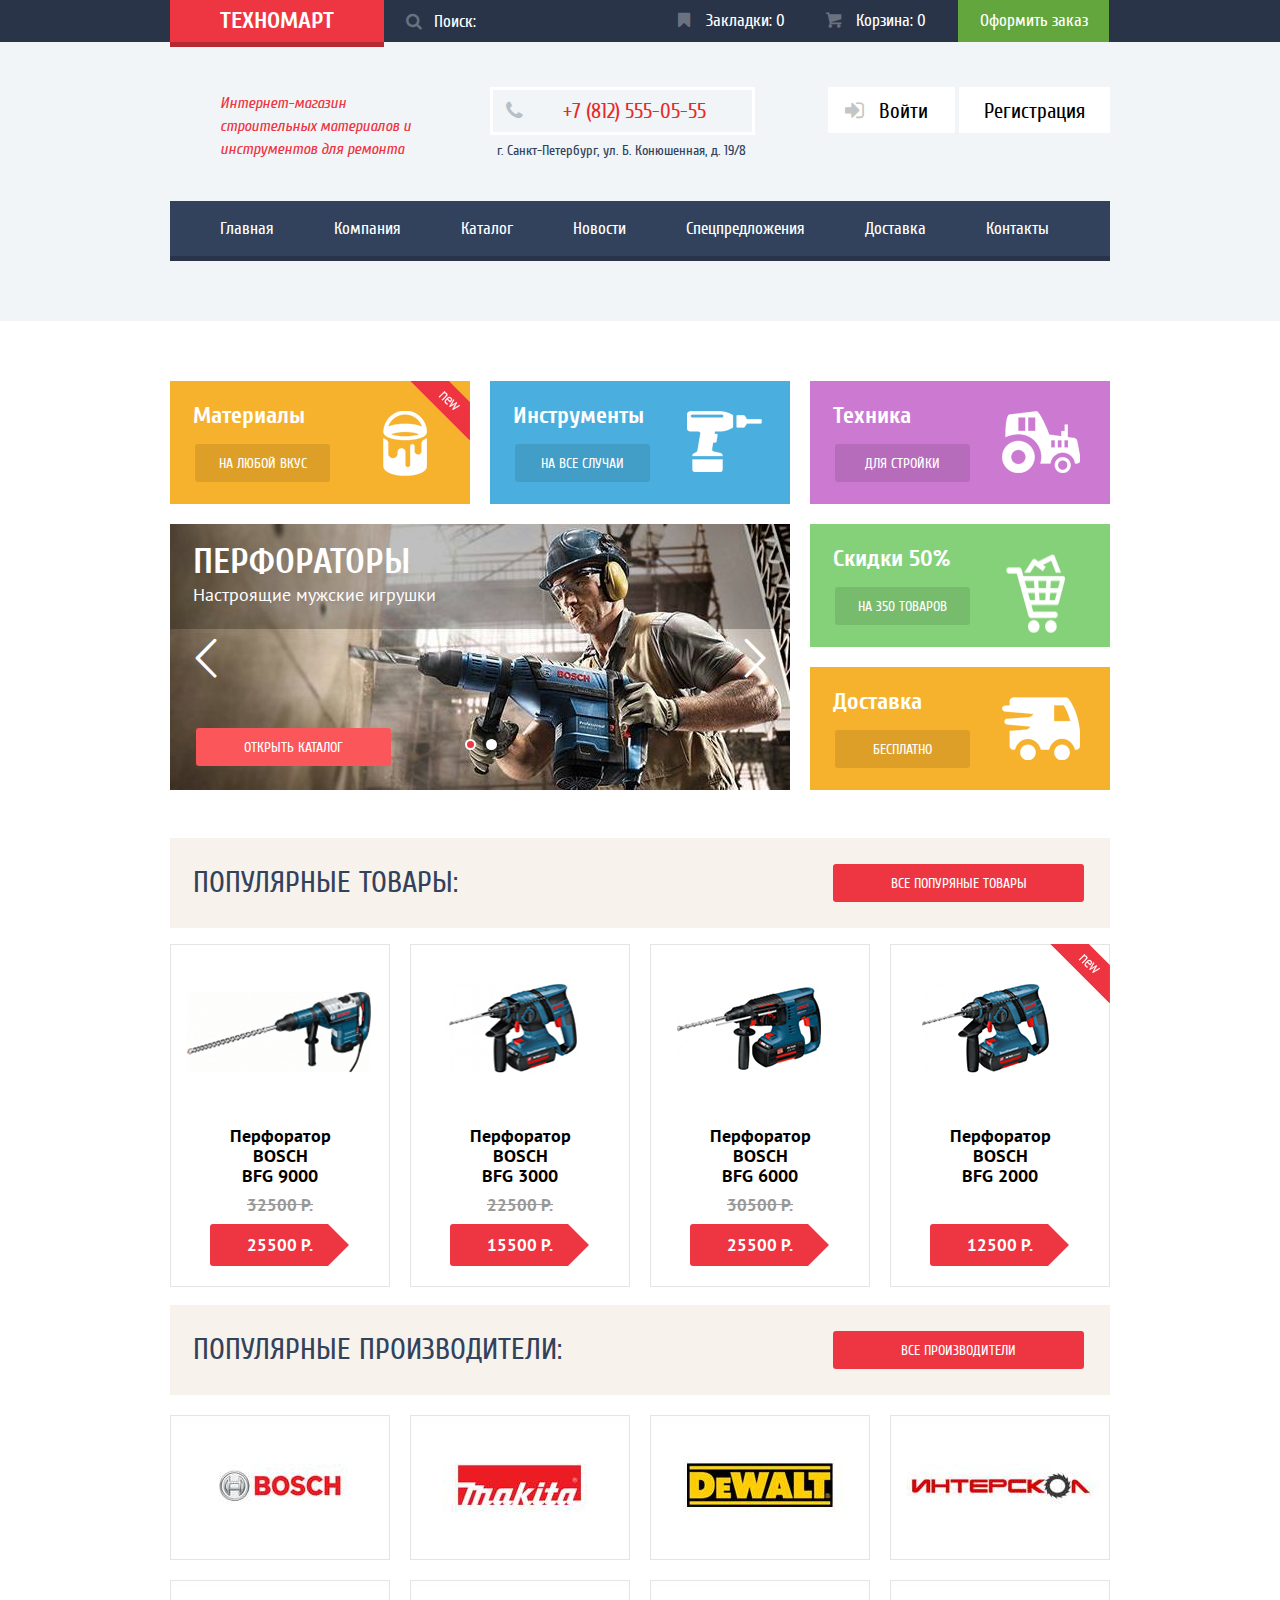
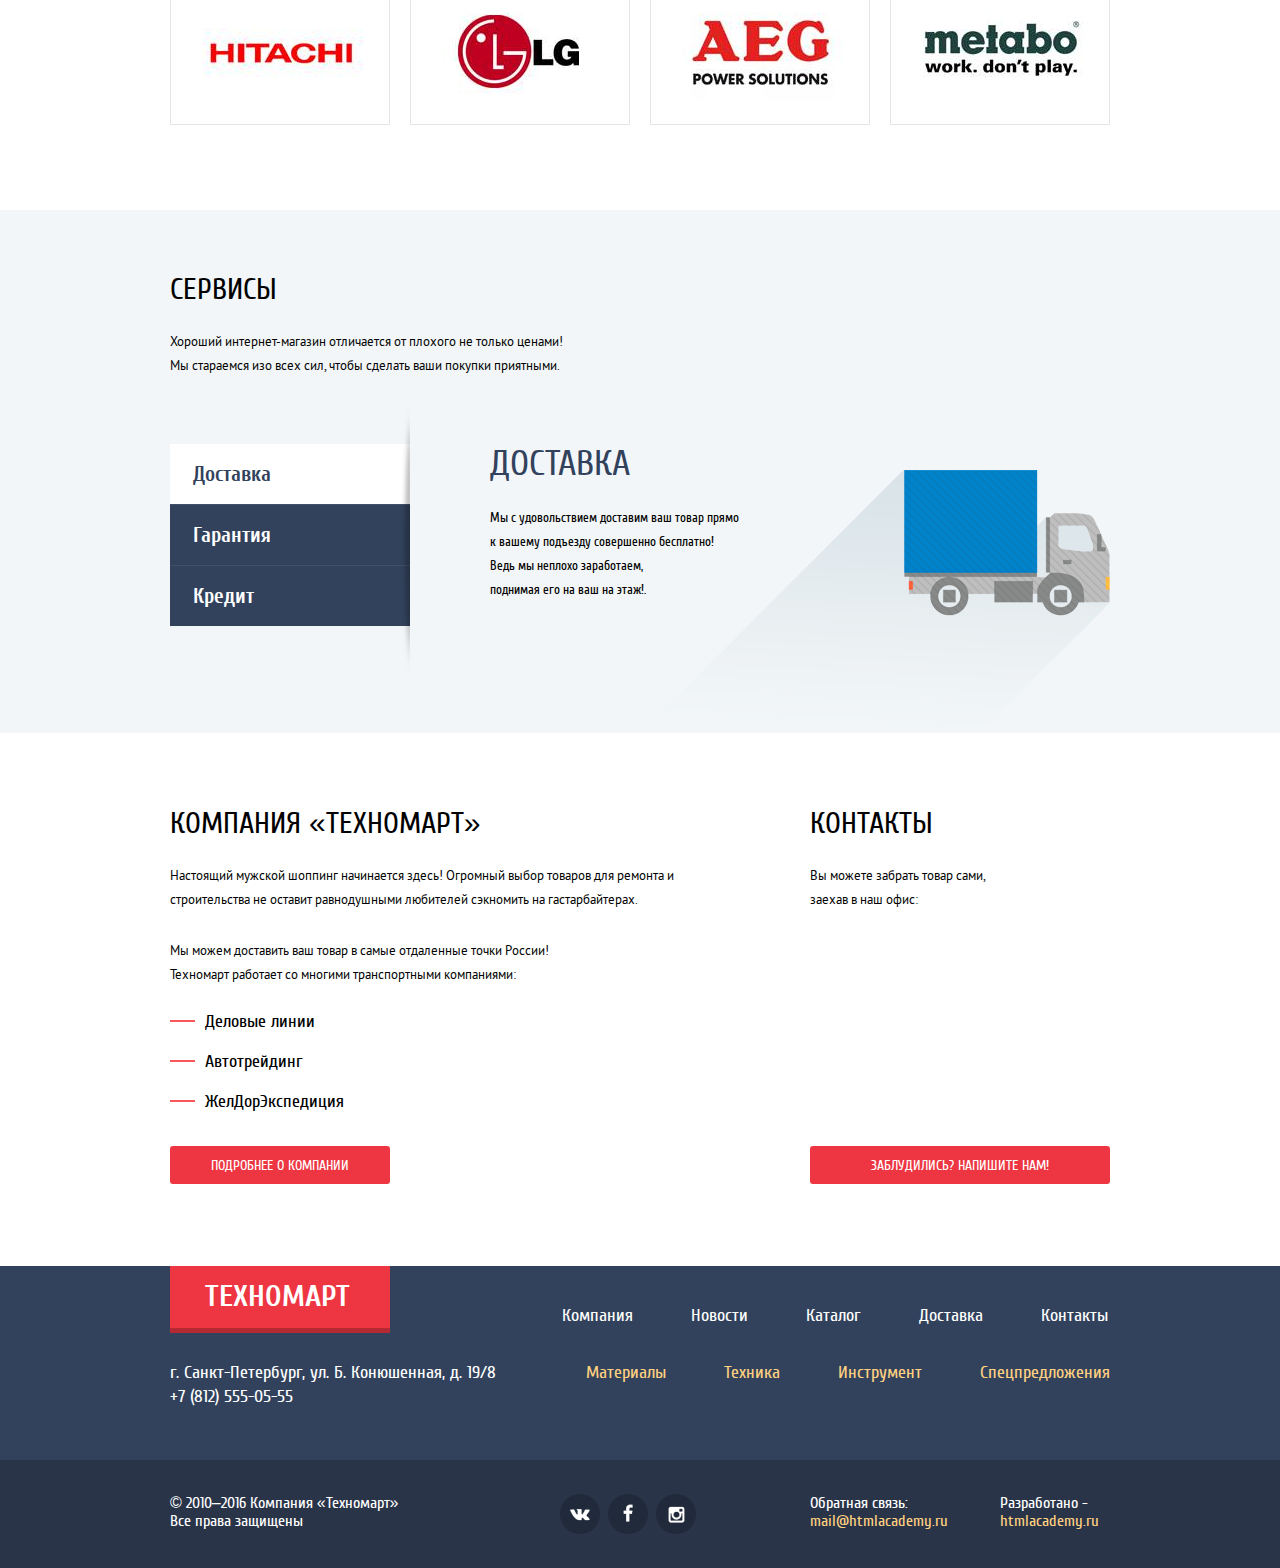
<file: index.html>
<!DOCTYPE html>
<html lang="ru">
<head>
  <meta charset="utf-8">
  <title>Техномарт</title>
  <link rel="stylesheet" href="css/normalize.min.css">
  <link rel="stylesheet" href="css/style.min.css">
</head>
<body>

<header class="main-header">
  <div class="top-header">
    <div class="container clearfix">
      <a class="logo" href="index.html">Техномарт</a>

      <div class="search">
        <input type="search" placeholder="Поиск:">
        <span class="icon-search"></span>
      </div>
      <div class="marks">
        <a href="#" class="icon-bookmark">
          Закладки: <span>0</span>
        </a>
      </div>
      <div class="basket">
        <a href="#" class="icon-basket">
          Корзина: <span>0</span>
        </a>
      </div>
      <div class="order">
        <a href="#">Оформить заказ</a>
      </div>
    </div>
  </div>
  <div class="center-header container clearfix">
    <div class="data">
      <p class="relation">Интернет-магазин<br> строительных материалов и инструментов для ремонта
      </p>
    </div>
    <div class="contacts">
      <a href="#" class="number icon-phone">+7 (812) 555-05-55</a>
      <p class="address">г. Санкт-Петербург, ул. Б. Конюшенная, д. 19/8</p>
    </div>
    <div class="user-block">
      <a class="login icon-login" href="#">Войти</a>
      <a class="login" href="#">Регистрация</a>
    </div>
  </div>
  <div class="bottom-header container">
    <nav class="menu">
      <ul>
        <li class="menu-item">
          <a href="index.html">Главная</a>
        </li>
        <li class="menu-item">
          <a href="#">Компания</a>
        </li>
        <li class="menu-item">
          <a href="catalog.html">Каталог</a>
        </li>
        <li class="menu-item">
          <a href="#">Новости</a>
        </li>
        <li class="menu-item">
          <a href="#">Спецпредложения</a>
        </li>
        <li class="menu-item">
          <a href="#">Доставка</a>
        </li>
        <li class="menu-item">
          <a href="#">Контакты</a>
        </li>
      </ul>
    </nav>
  </div>
</header>

<main>
  <div class="container">
    <div class="info-title">
      <div class="top-title clearfix">
        <div class="material promo-item new">
          <p class="info">Материалы</p>
          <a class="btn-title" href="#">На любой вкус</a>
          <img src="img/layer1.png" width="44" height="65" alt="Техномарт">
        </div>
        <div class="tool promo-item">
          <p class="info">Инструменты</p>
          <a class="btn-title" href="#">На все случаи</a>
          <img src="img/layer3.png" width="75" height="61" alt="Техномарт">
        </div>
        <div class="technics promo-item">
          <p class="info">Техника</p>
          <a class="btn-title" href="#">Для стройки</a>
          <img src="img/layer2.png" width="78" height="62" alt="Техномарт">
        </div>
      </div>
      <div class="bottom-title clearfix">

        <div class="slider">
          <input type="radio" id="btn-1" name="toggle" checked>
          <input type="radio" id="btn-2" name="toggle">

          <div class="slider-controls">
            <label for="btn-1"></label>
            <label for="btn-2"></label>
          </div>
          <div class="slider-arrow">
            <label for="btn-1"></label>
            <label for="btn-2"></label>
          </div>
          <div class="slides">
            <div class="slide">
              <img src="img/slider.jpg" width="620" height="266" alt="сдайд1">
              <div class="slide-text">
                <div class="slide-title">Перфораторы</div>
                <p>Настроящие мужские игрушки</p>
                <a class="bottn" href="#">Открыть каталог</a>
              </div>
            </div>
            <div class="slide">
              <img src="img/slider1.jpg" width="620" height="266" alt="сдайд2">
              <div class="slide-text">
                <div class="slide-title">Дрели</div>
                <p>Соседям на радость!</p>
                <a class="bottn" href="#">Открыть каталог</a>
              </div>
            </div>
          </div>
        </div>

        <div class="discounts promo-item">
          <p class="info">Скидки 50%</p>
          <a class="btn-title" href="#">На 350 товаров</a>
          <img src="img/layer4.png" width="59" height="79" alt="Техномарт">
        </div>
        <div class="delivery promo-item">
          <p class="info">Доставка</p>
          <a class="btn-title" href="#">Бесплатно</a>
          <img src="img/layer5.png" width="78" height="63" alt="Техномарт">
        </div>
      </div>
    </div>

    <div class="top">
      <div class="popular">
        <div class="index-title clearfix">
          <h2 class="top-font">Популярные товары:</h2>
          <a class="red-btn red-btn--position" href="#">все попуряные товары</a>
        </div>

        <div class="product">
          <div class="product-item">
            <div class="product-img">
              <img src="img/perf-1.jpg" width="218" height="150" alt="Техномарт">
            </div>
            <div class="product-btn">
              <a class="product-buy">Купить</a>
              <a class="product-mark">В закладки</a>
            </div>
            <div class="product-info">
              <p>Перфоратор <span>bosch</span><br><span>bfg</span> 9000</p>
              <div class="through">32500 Р.</div>
              <div class="btn-price">
                <span class="price">25500 Р.</span>
              </div>
            </div>
          </div>
          <div class="product-item">
            <div class="product-img">
              <img src="img/perf-2.jpg" width="218" height="150" alt="Техномарт">
            </div>
            <div class="product-btn">
              <a class="product-buy">Купить</a>
              <a class="product-mark">В закладки</a>
            </div>
            <div class="product-info">
              <p>Перфоратор <span>bosch</span><br><span>bfg</span> 3000</p>
              <div class="through">22500 Р.</div>
              <div class="btn-price">
                <span class="price">15500 Р.</span>
              </div>
            </div>
          </div>
          <div class="product-item">
            <div class="product-img">
              <img src="img/perf-3.jpg" width="218" height="150" alt="Техномарт">
            </div>
            <div class="product-btn">
              <a class="product-buy">Купить</a>
              <a class="product-mark">В закладки</a>
            </div>
            <div class="product-info">
              <p>Перфоратор <span>bosch</span><br><span>bfg</span> 6000</p>
              <div class="through">30500 Р.</div>
              <div class="btn-price">
                <span class="price">25500 Р.</span>
              </div>
            </div>
          </div>
          <div class="product-item new">
            <div class="product-img">
              <img src="img/perf-4.jpg" width="218" height="150" alt="Техномарт">
            </div>
            <div class="product-btn">
              <a class="product-buy">Купить</a>
              <a class="product-mark">В закладки</a>
            </div>
            <div class="product-info">
              <p>Перфоратор <span>bosch</span><br><span>bfg</span> 2000</p>
              <div class="btn-price">
                <span class="price">12500 Р.</span>
              </div>
            </div>
          </div>
        </div>


        <div class="popular">
          <div class="index-title clearfix">
            <h2 class="top-font">Популярные производители:</h2>
            <a class="red-btn red-btn--position" href="#">все производители</a>
          </div>

          <div class="icon-firm">
            <a class="firm-item" href="#">
              <img src="img/bosch.jpg" width="218" height="143" alt="Техномарт">
            </a>

            <a class="firm-item" href="#">
              <img src="img/makita.jpg" width="218" height="143" alt="Техномарт">
            </a>

            <a class="firm-item" href="#">
              <img src="img/dewalt.jpg" width="218" height="143" alt="Техномарт">
            </a>

            <a class="firm-item" href="#">
              <img src="img/interscol.jpg" width="218" height="143" alt="Техномарт">
            </a>

            <a class="firm-item" href="#">
              <img src="img/hitachi.jpg" width="218" height="143" alt="Техномарт">
            </a>

            <a class="firm-item" href="#">
              <img src="img/lg.jpg" width="218" height="143" alt="Техномарт">
            </a>

            <a class="firm-item" href="#">
              <img src="img/aeg.jpg" width="218" height="143" alt="Техномарт">
            </a>

            <a class="firm-item" href="#">
              <img src="img/metabo.jpg" width="218" height="143" alt="Техномарт">
            </a>
          </div>
        </div>
      </div>
    </div>
  </div>

  <div class="service">
    <div class="container clearfix ">
      <div class="title-service">
        <h2 class="top-item">Сервисы</h2>
        <p class="text">
          Хороший интернет-магазин отличается от плохого не только ценами!<br>
          Мы стараемся изо всех сил, чтобы сделать ваши покупки приятными.
        </p>
      </div>
      <div class="service-slider">
        <input type="radio" id="serv-1" name="toggle-serv" checked>
        <input type="radio" id="serv-2" name="toggle-serv">
        <input type="radio" id="serv-3" name="toggle-serv">
        <div class="service-controls">
          <label for="serv-1">Доставка</label>
          <label for="serv-2">Гарантия</label>
          <label for="serv-3">Кредит</label>
        </div>
        <div class="slides-item clearfix">
          <div class="slide-item">
            <div class="service-text">
              <div class="service-title">Доставка</div>
              <p>Мы с удовольствием доставим ваш товар прямо<br>
                к вашему подъезду совершенно бесплатно!<br>
                Ведь мы неплохо заработаем,<br>
                поднимая его на ваш на этаж!.</p>
            </div>
          </div>
          <div class="slide-item">
            <div class="service-text">
              <div class="service-title">Гарантия</div>
              <p>Если купленный у нас товар поломается или заискрит,<br>
                а также в случае пожара, спровоцированного его возгаранием,<br>
                вы всегда можете быть уверены в нашей гарантии. Мы обменяем<br> сгоревший товар на новый. <br>
                Дом уж восстановите как-нибудь сами.</p>
            </div>
          </div>
          <div class="slide-item">
            <div class="service-text">
              <div class="service-title">Кредит</div>
              <p>Залезть в долговую яму стало проще!<br>
                Кредитные консультанты придут вам на помощь.</p>
              <a class="btn-service" href="#">ОТПРАВИТЬ ЗАЯВКУ</a>
            </div>
          </div>
        </div>
      </div>
    </div>
  </div>

  <div class="company-info container clearfix">
    <div class="left-block">
      <h2 class="top-item">Компания «Техномарт»</h2>
      <p class="text">
        Настоящий мужской шоппинг начинается здесь! Огромный выбор товаров для ремонта и <br> строительства не оставит
        равнодушными любителей сэкномить на гастарбайтерах.
      </p>
      <p class="text">Мы можем доставить ваш товар в самые отдаленные точки России!<br>
        Техномарт работает со многими транспортными компаниями: </p>
      <ul class="company">
        <li>Деловые линии</li>
        <li>Автотрейдинг</li>
        <li>ЖелДорЭкспедиция</li>
      </ul>
      <a class="red-btn red-btn--company" href="#">Подробнее о компании</a>
    </div>
    <div class="right-block">
      <h2 class="top-item">Контакты</h2>
      <p class="text text--margin">
        Вы можете забрать товар сами, <br>
        заехав в наш офис:
      </p>
      <div class="modal-content-map">
        <div class="map-cover"></div>
        <button class="modal-content-close" type="button" title="Закрыть">Закрыть</button>
        <iframe src="https://www.google.com/maps/embed?pb=!1m18!1m12!1m3!1d1998.6037999040354!2d30.322010416394033!3d59.938716271971415!2m3!1f0!2f0!3f0!3m2!1i1024!2i768!4f13.1!3m3!1m2!1s0x4696310fca5ba729%3A0xea9c53d4493c879f!2sBolshaya+Konyushennaya+ul.%2C+19%2C+Sankt-Peterburg%2C+Russia%2C+191186!5e0!3m2!1sen!2s!4v1441888483426"
                width="100%" height="100%" style="border:0" allowfullscreen></iframe>
      </div>

      <a class="red-btn feedback" href="feedback.html">Заблудились? Напишите нам!</a>
    </div>

  </div>
</main>

<footer class="main-footer">
  <div class="container">
    <div class="top-footer clearfix">
      <a class="logo logo-footer" href="#">Техномарт</a>
      <nav class="footer-navigation">
        <ul>
          <li class="footer-item">
            <a href="#">Компания</a>
          </li>
          <li class="footer-item">
            <a href="#">Новости</a>
          </li>
          <li class="footer-item">
            <a href="catalog.html">Каталог</a>
          </li>
          <li class="footer-item">
            <a href="#">Доставка</a>
          </li>
          <li class="footer-item">
            <a href="#">Контакты</a>
          </li>
        </ul>
      </nav>
    </div>
    <div class="center-footer clearfix">
      <div class="address-footer">
        <p class="data-footer">г. Санкт-Петербург, ул. Б. Конюшенная, д. 19/8 <br>+7 (812) 555-05-55</p>
      </div>
      <nav class="center-navigation">
        <ul>
          <li class="center-item">
            <a class="orange-title" href="#">Материалы</a>
          </li>
          <li class="center-item">
            <a class="orange-title" href="#">Техника</a>
          </li>
          <li class="center-item">
            <a class="orange-title" href="#">Инструмент</a>
          </li>
          <li class="center-item">
            <a class="orange-title" href="#">Спецпредложения</a>
          </li>
        </ul>
      </nav>
    </div>
  </div>
  <div class="bottom-footer clearfix">
    <div class="container">
      <div class="company-item">
        <span class="title-footer">© 2010–2016 Компания «Техномарт»<br> Все права защищены</span>
      </div>
      <div class="networks">
        <a class="social-btn social-btn-vk" href="#">Вконтакте</a>
        <a class="social-btn social-btn-fb" href="#">Фейсбук</a>
        <a class="social-btn social-btn-inst" href="#">Инстаграм</a>
      </div>
      <div class="link">
        <span class="title-footer">Обратная связь:</span>
        <a class="mail" href="#">mail@htmlacademy.ru</a>
      </div>
      <div class="developer">
        <span class="title-footer">Разработано -</span>
        <a class="mail" href="#">htmlacademy.ru</a>
      </div>
    </div>
  </div>
</footer>

<div class="modal">
  <div class="modal-content clearfix">
    <button class="modal-content-close" type="button" title="Закрыть">Закрыть</button>
    <form action="https://echo.htmlacademy.ru" method="post">
      <div class="data-input clearfix">
        <div class="your-name">
          <label for="total-name">Ваше имя:</label>
          <input type="text" name="name" id="total-name" placeholder="Представьтесь, пожалуйста">
        </div>
        <div class="your-mail">
          <label for="email">Ваш e-mail:</label>
          <input type="text" name="email" id="email" placeholder="Для отправки ответа">
        </div>
        <div class="text-form">
          <p>Текст письма:</p>
          <textarea name="comment" id="comment-field" placeholder="В свободной форме"></textarea>
        </div>
      </div>
    </form>
  </div>
  <div class="footer-form">
    <input type="submit" value="Отправить" class="btn-form">
  </div>
</div>

<script src="js/script.min.js"></script>
</body>
</html>
</file>
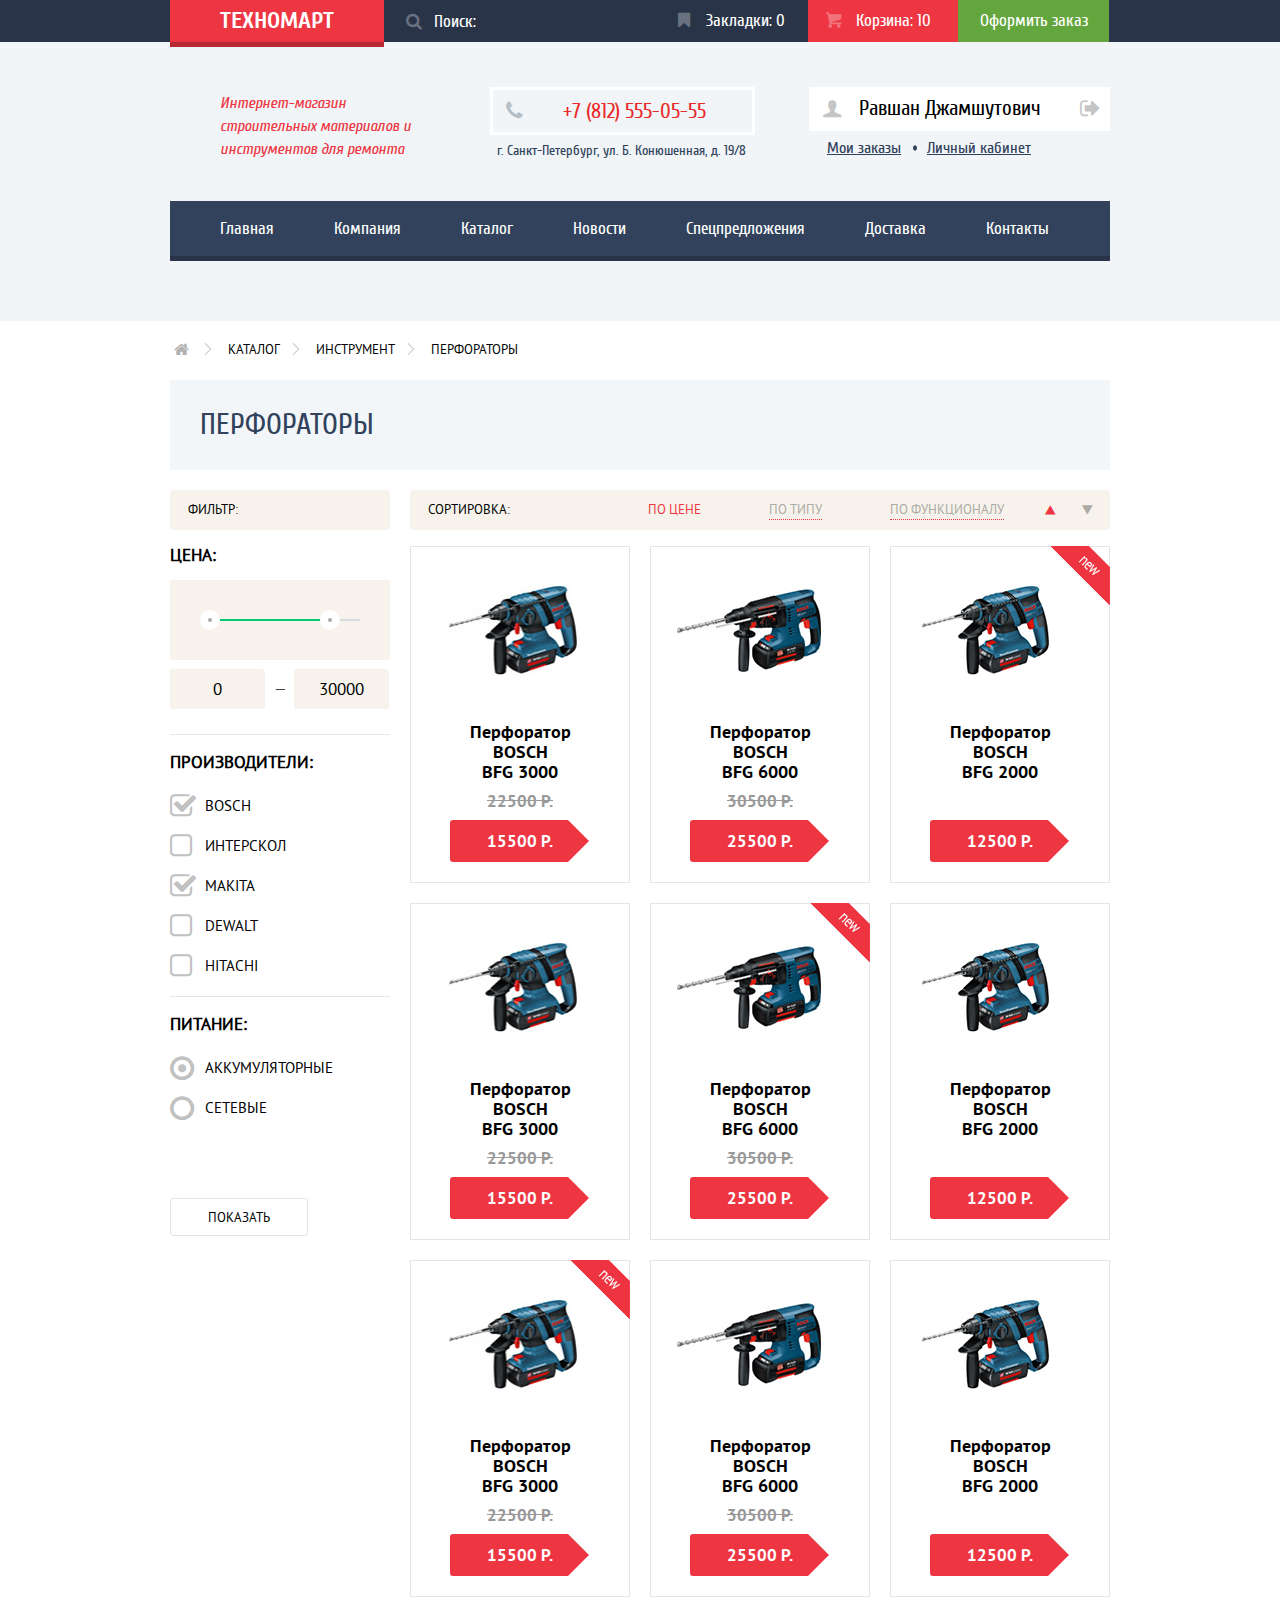
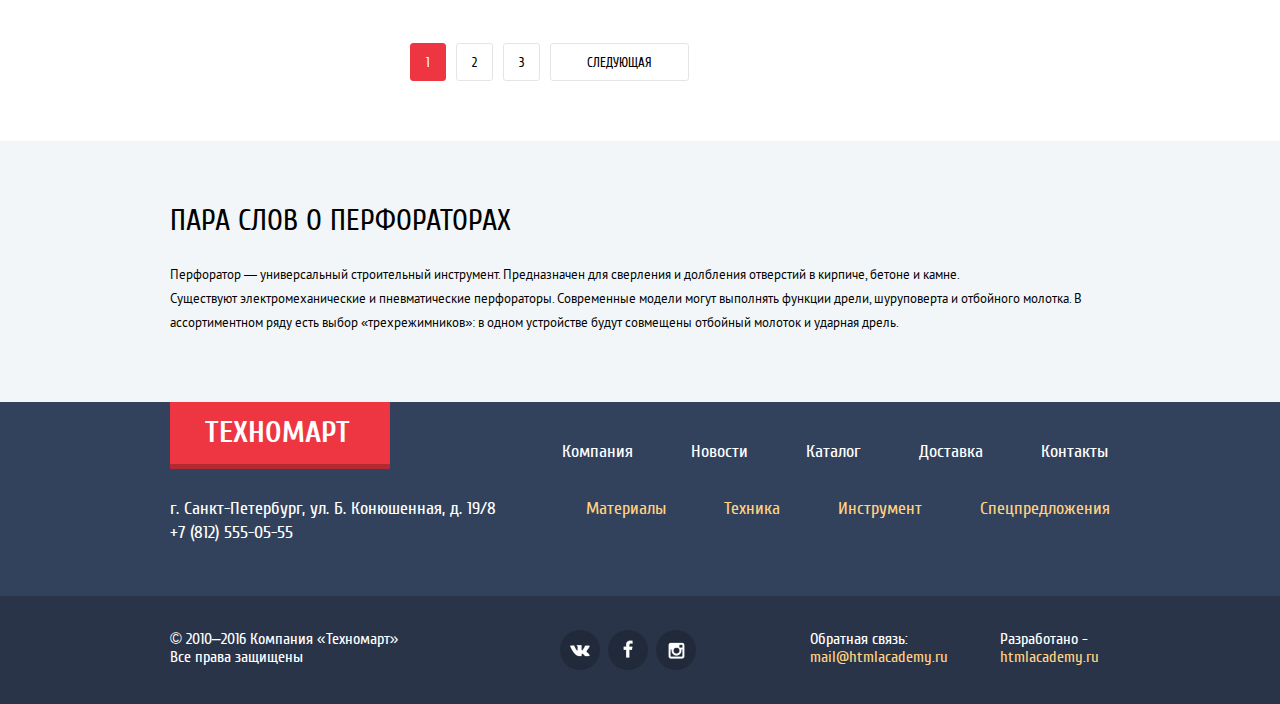
<file: catalog.html>
<!DOCTYPE html>
<html lang="ru">
<head>
  <meta charset="UTF-8">
  <title>Техномарт: Каталог</title>
  <link rel="stylesheet" href="css/normalize.min.css">
  <link rel="stylesheet" href="css/style.min.css">
</head>
<body>

<header class="main-header">
  <div class="top-header">
    <div class="container clearfix">
      <a class="logo" href="index.html">Техномарт</a>
      <div class="search">
        <input type="search" placeholder="Поиск:">
        <span class="icon-search"></span>
      </div>
      <div class="marks">
        <a href="#" class="icon-bookmark">
          Закладки: <span>0</span>
        </a>
      </div>
      <div class="basket-color">
        <a href="#" class="icon-basket">
          Корзина: <span>10</span>
        </a>
      </div>
      <div class="order">
        <a href="#">Оформить заказ</a>
      </div>
    </div>
  </div>
  <div class="center-header container clearfix">
    <div class="data">
      <p class="relation">Интернет-магазин строительных материалов и инструментов для ремонта</p>
    </div>
    <div class="contacts">
      <a href="#" class="number icon-phone">+7 (812) 555-05-55</a>
      <p class="address">г. Санкт-Петербург, ул. Б. Конюшенная, д. 19/8</p>
    </div>
    <div class="user-item">
    	<div class="user-top">
	      <a href="#" class="user icon-user">Равшан Джамшутович</a>
	      <a href="#" class="icon-logout"></a>
      	</div>
      <a class="orders" href="#">Мои заказы</a>
      <a class="cabinet" href="#">Личный кабинет</a>
    </div>
  </div>
  <div class="bottom-header bottom-header--margin  container">
    <nav class="menu">
      <ul>
        <li class="menu-item">
          <a href="index.html">Главная</a>
        </li>
        <li class="menu-item">
          <a href="#">Компания</a>
        </li>
        <li class="menu-item">
          <a href="catalog.html">Каталог</a>
        </li>
        <li class="menu-item">
          <a href="#">Новости</a>
        </li>
        <li class="menu-item">
          <a href="#">Спецпредложения</a>
        </li>
        <li class="menu-item">
          <a href="#">Доставка</a>
        </li>
        <li class="menu-item">
          <a href="#">Контакты</a>
        </li>
      </ul>
    </nav>
  </div>
</header>

<main>
  <div class="container">
    <div class="breadcrumbs">
      <ul>
        <li>
          <a href="index.html"><span class="icon-home"></span></a>
        </li>
        <li>
          <a href="#">Каталог</a>
        </li>
        <li>
          <a href="#">Инструмент</a>
        </li>
        <li class="current">
          <a>Перфораторы</a>
        </li>
      </ul>
    </div>
    <div class="title-main">
      <h1>Перфораторы</h1>
    </div>
    <div class="main-content clearfix">
      <div class="filter clearfix">
        <div class="title">
          <p class="title-filter">Фильтр:</p>
        </div>
        <div class="range-filter">
          <h3>Цена:</h3>
          <div class="range-controls">
            <div class="scale">
              <div class="bar"></div>
            </div>
            <div class="toggle min-toggle"></div>
            <div class="toggle max-toggle"></div>
          </div>
          <div class="price-controls">
            <input class="min-price" type="text" value="0">
            <input class="max-price" type="text" value="30000">
          </div>
        </div>
        <form action="#" method="get">
          <div class="filter-producers">
            <h3>Производители:</h3>
            <div class="filter-checkbox">
              <input type="checkbox" id="check" checked>
              <label for="check">bosch</label>
            </div>
            <div class="filter-checkbox">
              <input type="checkbox" id="check2">
              <label for="check2">интерскол</label>
            </div>
            <div class="filter-checkbox">
              <input type="checkbox" id="check3" checked>
              <label for="check3">makita</label>
            </div>
            <div class="filter-checkbox">
              <input type="checkbox" id="check4">
              <label for="check4">dewalt</label>
            </div>
            <div class="filter-checkbox">
              <input type="checkbox" id="check5">
              <label for="check5">hitachi</label>
            </div>
          </div>
          <div class="power-groups">
            <h3>Питание:</h3>
            <div class="filter-radio">
              <input type="radio" value="shaving" id="radio" name="power" checked>
              <label for="radio">Аккумуляторные</label>
            </div>
            <div class="filter-radio">
              <input type="radio" value="for-care" id="radio1" name="power">
              <label for="radio1">Сетевые</label>
            </div>
          </div>
          <button class="btn-show" type="submit">Показать</button>
        </form>
      </div>
      <div class="content">
        <div class="sorting clearfix">
          <p class="title-filter">Сортировка:</p>
          <a class="btn bttn-price bttn-color" href="#">По цене</a>
          <a class="btn bttn-tupe" href="#">По типу</a>
          <a class="btn bttn-function" href="#">По функционалу</a>
          <a class="dir icon-up-dir"></a>
          <a class="dir icon-down-dir"></a>
        </div>
        <div class="product">
          <div class="product-title">
            <div class="product-img">
              <img src="img/perf-2.jpg" width="217" height="150" alt="Техномарт">
            </div>
            <div class="product-btn">
              <a class="product-buy">Купить</a>
              <a class="product-mark">В закладки</a>
            </div>
            <div class="product-info">
              <p>Перфоратор <span>bosch</span><br><span>bfg</span> 3000</p>
              <div class="through">22500 Р.</div>
              <div class="btn-price">
                <span class="price">15500 Р.</span>
              </div>
            </div>
          </div>
          <div class="product-title">
            <div class="product-img">
              <img src="img/perf-3.jpg" width="218" height="150" alt="Техномарт">
            </div>
            <div class="product-btn">
              <a class="product-buy">Купить</a>
              <a class="product-mark">В закладки</a>
            </div>
            <div class="product-info">
              <p>Перфоратор <span>bosch</span><br><span>bfg</span> 6000</p>
              <div class="through">30500 Р.</div>
              <div class="btn-price">
                <span class="price">25500 Р.</span>
              </div>
            </div>
          </div>
          <div class="product-title new">
            <div class="product-img">
              <img src="img/perf-4.jpg" width="218" height="150" alt="Техномарт">
            </div>
            <div class="product-btn">
              <a class="product-buy">Купить</a>
              <a class="product-mark">В закладки</a>
            </div>
            <div class="product-info">
              <p>Перфоратор <span>bosch</span><br><span>bfg</span> 2000</p>
              <div class="btn-price">
                <span class="price">12500 Р.</span>
              </div>
            </div>
          </div>
          <div class="product-title">
            <div class="product-img">
              <img src="img/perf-2.jpg" width="217" height="150" alt="Техномарт">
            </div>
            <div class="product-btn">
              <a class="product-buy">Купить</a>
              <a class="product-mark">В закладки</a>
            </div>
            <div class="product-info">
              <p>Перфоратор <span>bosch</span><br><span>bfg</span> 3000</p>
              <div class="through">22500 Р.</div>
              <div class="btn-price">
                <span class="price">15500 Р.</span>
              </div>
            </div>
          </div>
          <div class="product-title new">
            <div class="product-img">
              <img src="img/perf-3.jpg" width="218" height="150" alt="Техномарт">
            </div>
            <div class="product-btn">
              <a class="product-buy">Купить</a>
              <a class="product-mark">В закладки</a>
            </div>
            <div class="product-info">
              <p>Перфоратор <span>bosch</span><br><span>bfg</span> 6000</p>
              <div class="through">30500 Р.</div>
              <div class="btn-price">
                <span class="price">25500 Р.</span>
              </div>
            </div>
          </div>
          <div class="product-title">
            <div class="product-img">
              <img src="img/perf-4.jpg" width="218" height="150" alt="Техномарт">
            </div>
            <div class="product-btn">
              <a class="product-buy">Купить</a>
              <a class="product-mark">В закладки</a>
            </div>
            <div class="product-info">
              <p>Перфоратор <span>bosch</span><br><span>bfg</span> 2000</p>
              <div class="btn-price">
                <span class="price">12500 Р.</span>
              </div>
            </div>
          </div>
          <div class="product-title new">
            <div class="product-img">
              <img src="img/perf-2.jpg" width="217" height="150" alt="Техномарт">
            </div>
            <div class="product-btn">
              <a class="product-buy">Купить</a>
              <a class="product-mark">В закладки</a>
            </div>
            <div class="product-info">
              <p>Перфоратор BOSCH<br>BFG 3000</p>
              <div class="through">22500 Р.</div>
              <div class="btn-price">
                <span class="price">15500 Р.</span>
              </div>
            </div>
          </div>
          <div class="product-title">
            <div class="product-img">
              <img src="img/perf-3.jpg" width="218" height="150" alt="Техномарт">
            </div>
            <div class="product-btn">
              <a class="product-buy">Купить</a>
              <a class="product-mark">В закладки</a>
            </div>
            <div class="product-info">
              <p>Перфоратор <span>bosch</span><br><span>bfg</span> 6000</p>
              <div class="through">30500 Р.</div>
              <div class="btn-price">
                <span class="price">25500 Р.</span>
              </div>
            </div>
          </div>
          <div class="product-title">
            <div class="product-img">
              <img src="img/perf-4.jpg" width="218" height="150" alt="Техномарт">
            </div>
            <div class="product-btn">
              <a class="product-buy">Купить</a>
              <a class="product-mark">В закладки</a>
            </div>
            <div class="product-info">
              <p>Перфоратор <span>bosch</span><br><span>bfg</span> 2000</p>
              <div class="btn-price">
                <span class="price">12500 Р.</span>
              </div>
            </div>
          </div>
        </div>

        <div class="paginator">
          <ul class="paginator-list">
            <li class="paginator-item indicator"><a href="#">1</a></li>
            <li class="paginator-item"><a href="#">2</a></li>
            <li class="paginator-item"><a href="#">3</a></li>
            <li class="paginator-item next"><a href="#">Следующая</a></li>
          </ul>
        </div>
      </div>
    </div>
  </div>
  <div class="perforator clearfix">
    <div class="container">
      <h1 class="title-color">Пара слов о перфораторах</h1>
      <p class="description">Перфоратор — универсальный строительный инструмент. Предназначен для сверления и долбления
        отверстий в кирпиче, бетоне и камне.<br>
        Существуют электромеханические и пневматические перфораторы. Современные модели могут выполнять функции дрели,
        шуруповерта и отбойного молотка. В ассортиментном ряду есть выбор «трехрежимников»: в одном устройстве будут
        совмещены отбойный молоток и ударная дрель.</p>
    </div>
  </div>
</main>

<footer class="main-footer">
  <div class="container">
    <div class="top-footer clearfix">
      <a class="logo logo-footer" href="#">Техномарт</a>
      <nav class="footer-navigation">
        <ul>
          <li class="footer-item">
            <a href="#">Компания</a>
          </li>
          <li class="footer-item">
            <a href="#">Новости</a>
          </li>
          <li class="footer-item">
            <a href="#">Каталог</a>
          </li>
          <li class="footer-item">
            <a href="#">Доставка</a>
          </li>
          <li class="footer-item">
            <a href="#">Контакты</a>
          </li>
        </ul>
      </nav>
    </div>
    <div class="center-footer clearfix">
      <div class="address-footer">
        <p class="data-footer">г. Санкт-Петербург, ул. Б. Конюшенная, д. 19/8 <br>+7 (812) 555-05-55</p>
      </div>
      <nav class="center-navigation">
        <ul>
          <li class="center-item">
            <a class="orange-title" href="#">Материалы</a>
          </li>
          <li class="center-item">
            <a class="orange-title" href="#">Техника</a>
          </li>
          <li class="center-item">
            <a class="orange-title" href="#">Инструмент</a>
          </li>
          <li class="center-item">
            <a class="orange-title" href="#">Спецпредложения</a>
          </li>
        </ul>
      </nav>
    </div>
  </div>
  <div class="bottom-footer clearfix">
    <div class="container">
      <div class="company-item">
        <span class="title-footer">© 2010–2016 Компания «Техномарт»<br> Все права защищены</span>
      </div>
      <div class="networks">
        <a class="social-btn social-btn-vk" href="#">Вконтакте</a>
        <a class="social-btn social-btn-fb" href="#">Фейсбук</a>
        <a class="social-btn social-btn-inst" href="#">Инстаграм</a>
      </div>
      <div class="link">
        <span class="title-footer">Обратная связь:</span>
        <a class="mail" href="#">mail@htmlacademy.ru</a>
      </div>
      <div class="developer">
        <span class="title-footer">Разработано -</span>
        <a class="mail" href="#">htmlacademy.ru</a>
      </div>
    </div>
  </div>
</footer>

<div class="order-content">
  <div class="basket-content">
    <button class="basket-content-close" type="button" title="Закрыть">Закрыть</button>
    <h1 class="title-order">Товар добавлен в корзину!</h1>
  </div>
  <div class="footer-form">
    <a href="#" class="btn-order">Оформить заказ</a>
    <a href="#" class="btn-order">Продолжить покупки</a>
  </div>
</div>

</body>
</html>
</file>
<file: css/style.min.css>
p,ul{margin:0;padding:0;list-style:none}.search input,.sorting,.title{min-height:40px}@font-face{font-family:"Cuprum Regular";src:url(../fonts/cuprum.woff)}@font-face{font-family:"Cuprum Bold";src:url(../fonts/cuprumbold.woff)}@font-face{font-family:"Cuprum Bold Italic";src:url(../fonts/cuprumbolditalic.woff)}@font-face{font-family:"Cuprum Italic";src:url(../fonts/cuprumitalic.woff)}@font-face{font-family:"PT Sans Regular";src:url(../fonts/ptsans.woff)}@font-face{font-family:"PT Sans Bold";src:url(../fonts/ptsansbold.woff)}body{margin:0;padding:0;font-family:"Cuprum Regular",Tahoma,sans-serif;color:#000;line-height:normal;min-width:980px}@font-face{font-weight:400;font-style:normal;font-family:symbols-technomart;src:url(../fonts/symbols-technomart.woff) format("woff"),url(../fonts/symbols-technomart.woff2) format("woff2")}[class*=" icon-"]::before,[class^=icon-]::before{display:inline-block;width:1em;margin-right:.2em;margin-left:.2em;font-weight:400;line-height:1em;font-family:symbols-technomart;text-align:center;text-transform:none;text-decoration:inherit;font-style:normal;font-variant:normal}.icon-left::before{content:"\3c"}.icon-right::before{content:"\3e"}.icon-basket::before{content:"\62"}.icon-facebook::before{content:"\66"}.icon-twitter::before{content:"\74"}.icon-vk::before{content:"\76"}.icon-up::before{content:"\2c4"}.icon-down::before{content:"\2c5"}.icon-left-big::before{content:"\2190"}.icon-right-big::before{content:"\2192"}.icon-login::before{content:"\2386"}.icon-logout::before{content:"\241b"}.icon-up-dir::before{content:"\25b2"}.icon-down-dir::before{content:"\25bc"}.icon-circle::before{content:"\25cb"}.icon-circle-dot::before{content:"\25cf"}.icon-star::before{content:"\2605"}.icon-check-off::before{content:"\2610"}.icon-check-on::before{content:"\2611"}.icon-youtube::before{content:"\f39e"}.icon-home::before{content:"🏠"}.icon-user::before{content:"👨"}.icon-phone::before{content:"📞"}.icon-instagramm::before{content:"📷"}.icon-search::before{content:"🔍"}.icon-bookmark::before{content:"🔖"}.breadcrumbs li::before,.cabinet::before,.clearfix::after,.company li::before,.logo::after,.new::after,.price-controls::before{content:""}h1,h2,h3{padding:0;margin:0;font-size:0}.top-font{color:#32425c}.product-item p{font-size:18px;font-weight:700;line-height:20px}.company li,.logo,.title-main h1,.top-font,.top-item{font-weight:400}a{text-decoration:none}ul{font-size:0}.main-header{background-color:#f1f5f7}.clearfix::after{display:table;clear:both}.basket a,.logo,.marks a{display:block}.top-header{background-color:#293449}.container{width:940px;margin:0 auto}.logo::after{position:absolute;left:0;width:100%;height:5px;background:#b52933;bottom:-5px}.logo,.search{position:relative;float:left;color:#fff}.logo{font-size:24px;line-height:24px;text-transform:uppercase;font-family:"Cuprum Bold",Tahoma,sans-serif;background-color:#ee3643;padding:9px 50px}.logo:hover{background-color:#b52933}.logo:active{background-color:#ba2732}.search{width:274px}.search input::-webkit-input-placeholder{color:#fff}.search input::-moz-placeholder{color:#fff}.search input:-moz-placeholder{color:#fff}.search input:-ms-input-placeholder{color:#fff}.search input{color:#fff;width:224px;background-color:#293449;border:none;font-size:17px;font-family:"Cuprum Regular",Tahoma,sans-serif;line-height:18px;padding:2px 0 0 50px;outline:0}.basket,.marks{float:left;width:150px}.search input:hover{background-color:#212a3a;color:#fff}.search input:hover+span{color:#fff}.search input:focus+span{color:#ee3643}.search input:focus{background:#fff;color:#000}.search span{position:absolute;top:0;left:0;font-size:17px;line-height:44px;padding-left:18px;color:#6a7180}.marks,.material,.new{position:relative}.basket a,.marks a,.order a{font-family:"Cuprum Regular",Tahoma,sans-serif;font-size:17px;line-height:18px}.marks a{color:#fff;padding:12px 0}.marks a::before{padding-left:17px;padding-right:10px;margin:0;color:#6a7180}.marks a:hover{background:#212a3a}.marks a:hover::before{color:#fff}.marks a:active:before{color:#6a7180}.marks a:active{background-color:#161d29;color:#babbbd}.contacts,.data{width:300px;float:left}.basket a{padding:12px 0;color:#fff}.basket a::before{padding-left:17px;padding-right:10px;margin:0;color:#6a7180}.basket a:hover{background:#212a3a}.basket a:hover::before{color:#fff}.basket a:active::before{color:#6a7180}.basket a:active{background-color:#161d29;color:#babbbd}.order{display:inline-block}.contacts a,.contacts p,.data,.order a{display:block}.order a{background-color:#63a63e;padding:12px 21px 12px 22px;color:#fff}.order a:hover{background-color:#5fbb2d}.order a:active{background-color:#518534;color:#a6bd9c}.data{margin-right:20px}.data p{font-family:"Cuprum Italic",Tahoma,sans-serif;font-size:16px;color:#ee3643;line-height:23px;padding:50px 50px 40px}.contacts a,.contacts p,.login,.menu-item a{font-family:"Cuprum Regular",Tahoma,sans-serif}.contacts a{font-size:21px;line-height:18px;border:3px solid #fff;color:#e9292a;margin-right:35px;padding-top:10px;padding-bottom:11px;margin-top:45px}.contacts .icon-phone::before{color:#b7bfc8;padding-left:6px;padding-right:35px}.contacts p{line-height:24px;font-size:14px;color:#32425c;padding-left:7px}.login,.menu-item{display:inline-block;vertical-align:top}.address{float:left;width:380px;margin-top:4px}.user-block{width:300px;min-height:50px;margin-top:45px;float:right;text-align:right}.login{font-size:21px;line-height:18px;color:#000;background-color:#fff;padding:12px 27px 12px 0}.login:hover{color:#ee3643}.login:active{color:#c5c5c5}.user-block .icon-login:hover::before{color:#32425c}.user-block .icon-login:active::before{color:#c5c5c5}.user-block .icon-login::before{padding-left:15px;padding-right:14px;font-size:22px;color:#c5c5c5;margin:0}.login:last-child{padding:15px 25px 13px}.menu{background-color:#32425c;border-bottom:5px solid #293449}.menu ul:first-child{margin-left:20px}.menu-item{font-size:17px}.menu-item a{display:block;line-height:17px;padding:19px 30px;color:#fff}.menu-item a:hover{background-color:#293449}.menu-item a:active{background-color:#1d2739;color:#a1a4a8}.bottom-header{margin-bottom:60px;padding-bottom:60px}.info-title{margin-top:60px}.promo-item{width:300px;min-height:123px;color:#fff}.info{padding-top:20px;padding-left:23px;font-family:"Cuprum Bold",Tahoma,sans-serif;font-size:24px;line-height:30px;margin-bottom:13px}.bottom-title .btn-title,.top-title .btn-title{display:block;text-align:center;vertical-align:middle;font-family:"Cuprum Regular",Tahoma,sans-serif;font-size:14px;line-height:18px;padding:11px 0 9px;margin-left:25px;margin-top:10px;border-radius:3px;color:#fff;text-transform:uppercase}.material,.tool{float:left;margin-bottom:20px}.top-title .btn-title{width:135px;background-color:rgba(0,0,0,.1)}.top-title .btn-title:hover{background-color:rgba(0,0,0,.2)}.top-title .btn-title:active{background-color:rgba(0,0,0,.3)}.material{background-color:#f6b22d;margin-right:20px}.new::after{display:block;position:absolute;top:0;right:0;background:url(../img/new.png) no-repeat;width:60px;height:60px}.material img{position:absolute;top:30px;right:43px}.tool{position:relative;background-color:#4aafde}.tool img{position:absolute;top:30px;right:28px}.technics{position:relative;background-color:#cc79d1;float:right}.technics img{position:absolute;top:30px;right:30px}.bottom-title .btn-title{width:135px;background-color:rgba(0,0,0,.1)}.slider-arrow label:first-child::before,.slider-arrow label:last-child::before{top:110px;vertical-align:top;font-size:45px;font-family:symbols-technomart;cursor:pointer}.bottom-title .btn-title:hover{background-color:rgba(0,0,0,.2)}.bottom-title .btn-title:active{background-color:rgba(0,0,0,.3)}.bottom-title{margin-bottom:48px}.slider{position:relative;width:620px;float:left}.slide{height:266px;background-repeat:no-repeat}.slide img{width:100%;height:100%}.slider input[type=radio]{display:none}.slider-controls{position:absolute;bottom:33px;left:292px}.slider-controls label{display:inline-block;width:7px;height:7px;margin:0 3px;vertical-align:top;background:#fff;border:2px solid #fff;border-radius:50%;cursor:pointer}.red-btn,.slide .bottn{border-radius:3px;color:#fff;text-align:center}.slider-arrow label:first-child::before{position:absolute;left:25px;content:"\3c";color:#fff;z-index:2}.slider-arrow label:last-child::before{position:absolute;right:25px;content:"\3e";color:#fff}.slide-text{position:absolute;top:0;left:0;width:280px;padding-top:0;padding-bottom:22px}.slide-title{font-size:36px;line-height:30px;font-family:"Cuprum Bold",Tahoma,sans-serif;text-transform:uppercase;color:#fff;padding-left:23px;padding-top:23px}.slide p{font-size:18px;line-height:24px;font-family:"PT Sans Regular",Tahoma,sans-serif;color:#fff;padding-left:23px;padding-top:6px;margin-bottom:121px}.product-buy,.red-btn,.slide .bottn,.top-font{text-transform:uppercase;font-family:"Cuprum Regular",Tahoma,sans-serif}.slide .bottn{display:block;width:195px;margin-left:26px;font-size:14px;line-height:18px;background:#fb565a;padding:11px 0 9px}.slide .bottn:hover{background:#ca2c37}.slide .bottn:active{background:#ba2732}.slide{display:none}#btn-1:checked~.slides .slide:nth-child(1),#btn-2:checked~.slides .slide:nth-child(2),.red-btn,.top-font{display:block}#btn-1:checked~.slider-controls label[for=btn-1],#btn-2:checked~.slider-controls label[for=btn-2]{background:#ee3643}.discounts{position:relative;float:right;background-color:#85d179;margin-bottom:20px}.discounts img{position:absolute;top:30px;right:45px}.delivery{position:relative;background-color:#f6b22d;float:right}.delivery img{position:absolute;top:30px;right:30px}.index-title{width:940px;background-color:#f7f3ec;box-sizing:border-box}.top-font{float:left;max-width:400px;font-size:30px;line-height:30px;padding:30px 0 30px 23px}.product-buy,.product-mark,.red-btn,.through{line-height:18px}.red-btn{font-size:14px;width:251px;background-color:#ee3643;padding:11px 0 9px}.red-btn:hover{background-color:#ca2c37}.red-btn:active{background-color:#ba2732}.red-btn--position{float:right;margin:26px 26px 0 0}.product{font-size:0}.product-item{display:inline-block;width:218px;margin:0 20px 18px 0;min-height:318px;font-size:14px;border:1px solid #e5e5e5;text-align:center;vertical-align:middle}.product-btn,.product-item:hover .product-img{display:none}.product-btn{padding:45px 42px 0;height:125px}.product-buy,.product-item:hover .product-btn,.product-mark{display:block}.product-buy{position:relative;width:135px;background-color:#63a63e;color:#fff;padding:11px 0 6px;font-size:14px;box-shadow:0 3px 0 0 #367315;margin-bottom:7px;border-radius:3px;cursor:pointer}.firm-item:hover,.product-item:hover{box-shadow:0 5px 25px 0 rgba(41,52,73,.5)}.product-buy::before{text-transform:none;position:absolute;content:"\62";top:10px;left:13px;font-size:17px;font-family:symbols-technomart;color:#fff;opacity:.3}.product-info span,.product-mark,.top-footer .logo a,.top-item{text-transform:uppercase}.product-buy:hover{background:#5fbb2d}.product-buy:active{background:#518534}.product-buy:active::before,.product-buy:hover::before{opacity:1}.product-mark{width:129px;color:#32425c;padding:8px 0 6px;font-size:14px;font-family:"Cuprum Regular",Tahoma,sans-serif;border:3px solid #63a63e;border-radius:3px;cursor:pointer}.product-mark:hover{border-color:#32425c}.product-mark:active{border-color:#c1c6ce;color:#c1c6ce}.product-info{padding:0 30px 20px;font-family:"PT Sans Bold",Tahoma,sans-serif;font-size:17px}.through{font-size:17px;color:#999;text-decoration:line-through;padding:10px 0}.product-info p{display:block;padding-top:11px}.firm-item,.top-item{display:inline-block}.product-info .btn-price{position:relative;width:80px;margin:0 auto;padding:9px 30px;color:#fff;border-radius:3px;background:#ee3643;line-height:24px}.product-info .btn-price:after{position:absolute;top:0;right:-20px;width:0;height:0;content:'';border:21px solid #fff;border-left-color:#ee3643}.price{color:#fff}.product-item:hover{border-color:#fff}.product-item.new::after{top:-1px;right:-1px}.product-item:nth-child(4){margin-right:0}.product-item:last-child .btn-price{margin-top:38px}.icon-firm{font-size:0;margin-bottom:85px}.firm-item{vertical-align:top;margin:20px 20px 0 0;width:218px;height:143px;border:1px solid #e5e5e5;text-align:center;line-height:143px}.text,.top-item{line-height:24px;color:#000}.firm-item:hover{border-color:#fff}.firm-item:active{box-shadow:0 5px 15px 0 rgba(41,52,73,.5)}.firm-item:active img{opacity:.3}.firm-item img{width:100%;height:100%;vertical-align:middle}.firm-item:nth-child(4n){margin-right:0}.service{padding-top:68px;background-color:#f2f6f8}.title-service{width:460px}.top-item{font-family:"Cuprum Regular",Tahoma,sans-serif;font-size:30px}.text{font-family:"PT Sans Regular",Tahoma,sans-serif;font-size:13px;padding-top:27px}.map{display:block;padding-top:0;margin-bottom:30px}.left-block .red-btn{float:left;width:220px;margin-top:0}.navigation{float:left}.slide{float:right;width:620px}.left-block{width:540px;float:left}.right-block{width:300px;float:right}.right-block .text{margin-bottom:234px}.right-block .red-btn{width:300px;margin-right:0;margin-top:0}.main-footer{color:#fff;background-color:#32425c;min-height:190px}.top-footer .logo a{display:block;float:left;font-size:30px;line-height:30px;padding:16px 50px;font-family:"Cuprum Bold",Tahoma,sans-serif;color:#fff;background-color:#ee3643;box-shadow:0 5px 0 0 #b52933}.center-item,.footer-item{display:inline-block;vertical-align:top}.center-item,.footer-item,.user{font-family:"Cuprum Regular",Tahoma,sans-serif}.logo a:hover{background-color:#ca2c37}.logo a:active{background-color:#ba2732}.footer-navigation{width:548px;float:right;font-size:0;margin-top:38px}.address-footer,.footer-item{font-size:18px;line-height:24px}.footer-item:last-child{padding-right:0}.footer-item{padding-right:58px}.footer-item a{color:#fff}.footer-item a:hover{text-decoration:underline}.footer-item a:active{color:#a4abb4;text-decoration:none}.address-footer{float:left;width:380px;padding:33px 0}.center-navigation{width:542px;float:right;font-size:0;margin-top:33px}.center-item{font-size:18px;padding-right:58px;line-height:24px}.center-item a{color:#ffd180}.center-item:last-child{padding-right:0}.center-item:first-child{padding-left:18px}.bottom-footer{background-color:#293449;margin-top:18px;padding:34px 0}.company{max-width:300px;margin-top:25px;margin-bottom:34px}.company-item{width:300px;float:left}.company li{position:relative;display:block;font-size:18px;line-height:20px;color:#000;margin-bottom:20px;padding-left:35px}.company li:last-child{margin-bottom:0}.company li::before{display:block;position:absolute;background:url(../img/line.jpg) no-repeat;width:25px;height:2px;top:8px;left:0}.icon-logout,.social-btn{display:inline-block;vertical-align:top;height:40px}.networks{display:inline-block;width:155px;float:left;margin-left:80px;text-align:center;margin-right:105px}.social-btn{width:40px;margin:0 2px;border-radius:50%;font-size:0;text-decoration:none;background:url(../img/sparite.png) center no-repeat #212a3a}.social-btn:hover{background-color:#ee3643}.social-btn-vk{background-position:0 -255px}.social-btn-fb{background-position:5px -72px}.social-btn-inst{background-position:2px -108px}.link{display:inline-block;width:140px;float:left;margin-left:0}.orange-title:hover{text-decoration:underline}.orange-title:active{text-decoration:none;color:#a08b6d}.user-item{position:relative;width:301px;float:right;margin-top:45px}.user{display:inline-block;width:250px;font-size:21px;line-height:18px;color:#000;padding-top:12px;padding-bottom:13px;white-space:nowrap;cursor:pointer;vertical-align:top}.icon-logout{width:40px}.user-top{background-color:#fff;margin-bottom:8px}.user-item .icon-user::before{padding-left:10px;padding-right:15px;font-size:18px;color:#c5c5c5}.user-item .icon-user:hover::before{color:#32425c}.user-item .icon-user:active::before,.user:active{color:#c5c5c5}.user-item .icon-logout::before{position:absolute;color:#c5c5c5;font-size:22px;top:0;right:0;width:40px;height:34px;margin:0;padding-top:10px}.cabinet,.orders{display:inline-block;font-family:"Cuprum Regular",Tahoma,sans-serif;font-size:16px;text-decoration:underline;vertical-align:top;line-height:18px}.user-item .icon-logout:hover::before{color:#32425c}.user-item .icon-logout:active::before{color:#c5c5c5}.orders{padding-left:18px;padding-right:12px;color:#32425c}.orders:hover{color:#ee3643}.orders:active{color:#32425c;opacity:.3}.cabinet{position:relative;padding-left:10px;color:#32425c}.breadcrumbs a,.title-filter{font-family:"PT Sans Regular",Tahoma,sans-serif;text-transform:uppercase}.cabinet::before{display:block;width:4px;height:6px;position:absolute;left:-4px;top:6px;background:url(../img/dot.png)}.cabinet:hover{color:#ee3643}.cabinet:active{color:#c5cad0}.mail:hover{text-decoration:underline}.mail:active{text-decoration:none;color:#ee3643}.developer{display:inline-block;width:100px;float:right;margin-right:10px}.mail{color:#ffd180}.breadcrumbs{font-size:0;margin:20px 0}.breadcrumbs li{position:relative;display:inline-block;font-size:13px;vertical-align:top;padding-right:36px}.breadcrumbs a{font-size:13px;line-height:18px;color:#000}.breadcrumbs li::before{display:block;position:absolute;background:url(../img/right.png) no-repeat;width:8px;height:12px;top:2px;right:16px}.breadcrumbs .current::before{display:none}.breadcrumbs .icon-home::before{font-size:16px;opacity:.3}.home{float:left;padding-right:40px}.title-main{background-color:#f2f6f8}.range-controls,.title{background-color:#f7f3ec}.title-main h1{font-family:"Cuprum Regular",Tahoma,sans-serif;font-size:30px;line-height:30px;text-transform:uppercase;color:#32425c;padding:30px 0 30px 30px}.title{border-radius:3px;width:220px}.title-filter{font-size:13px;line-height:18px;padding:11px 0 11px 18px}.price-controls input,.range-filter h3{font-size:17px;font-family:"PT Sans Regular",Tahoma,sans-serif}.range-filter h3{line-height:30px;text-transform:uppercase;padding:10px 0}.range-filter{width:220px;margin:0 auto 25px}.range-controls{position:relative;height:80px;margin-bottom:9px;padding:0 30px;border-bottom-left-radius:3px;border-bottom-right-radius:3px;overflow:hidden}.scale{margin-top:39px;height:2px;background:#d7dcde}.scale .bar{width:130px;height:2px;background:#00ca74}.toggle{position:absolute;top:30px;left:30px;width:4px;height:4px;border:8px solid #fff;background:#ababab;cursor:pointer;border-radius:50%}.min-toggle{left:150px}.price-controls{position:relative}.price-controls input{width:95px;padding:11px 0;margin-right:25px;border:none;background:#f7f3ec;line-height:18px;text-align:center;color:#000;border-radius:3px;outline:0}.range-filter input:last-child{margin-right:0}.price-controls::before{display:block;position:absolute;background:url(../img/line1.png);width:10px;height:1px;top:20px;left:105px}.filter-producers input[type=checkbox]+label:hover::before{color:#b5b5b5}.filter-producers input[type=checkbox]{display:none}.filter-producers input[type=checkbox]+label{display:block;margin:10px 0;line-height:20px;padding-left:35px;position:relative;cursor:pointer}.filter-producers input[type=checkbox]+label::before{content:"\2610";position:absolute;top:0;left:0;width:10px;height:10px;font-size:28px;font-family:symbols-technomart;color:#c1c1c1}.filter-producers input[type=checkbox]:checked+label::before{content:"\2611"}.filter-producers input[type=checkbox]:checked:disabled+label::before,.filter-producers input[type=checkbox]:disabled+label::before,.filter-radio input[type=radio]:checked:disabled+label::before,.filter-radio input[type=radio]:disabled+label::before,input:disabled+label,input:disabled+label:hover{opacity:.3;cursor:default}.power-groups input[type=radio]{display:none}.power-groups input[type=radio]+label{display:block;margin:10px 0;line-height:20px;padding-left:35px;position:relative;cursor:pointer}.power-groups input[type=radio]+label::before{content:"\25cb";position:absolute;top:0;left:0;width:10px;height:10px;font-size:28px;font-family:symbols-technomart;color:#c1c1c1}.filter-checkbox label,.filter-producers h3,.power-groups h3{font-family:"PT Sans Regular",Tahoma,sans-serif;text-transform:uppercase}.power-groups input[type=radio]:checked+label::before{content:"\25cf"}.filter{width:220px;float:left;margin-right:20px}.filter-producers h3{font-size:17px;line-height:30px;padding-top:12px;padding-bottom:9px}.filter-producers{border-top:1px solid #e5e5e5;border-bottom:1px solid #e5e5e5}.filter-checkbox label{display:inline-block;font-size:15px;line-height:20px;padding-bottom:10px}.power-groups h3{font-size:17px;line-height:30px;padding-top:12px;padding-bottom:9px}.filter-radio label{display:inline-block;font-size:15px;line-height:20px;font-family:"PT Sans Regular",Tahoma,sans-serif;text-transform:uppercase;padding-bottom:10px}.btn,.btn-show{font-family:"PT Sans Regular",Tahoma,sans-serif;font-size:13px;line-height:18px;text-transform:uppercase}.filter-radio input[type=radio]+label:hover::before{color:#b5b5b5}.btn-show{outline:0;background:#fff;color:#000;border:1px solid #e5e5e5;padding:10px 0 8px;border-radius:3px;margin-top:60px;width:138px}.btn,.dir{display:block;color:#acaaa5}.btn-show:hover{border-color:#bdc6ca}.btn-show:active{border-color:#ee3643}.content{width:700px;float:right}.sorting{background-color:#f7f3ec;width:700px;font-size:13px;border-radius:3px}.title-filter{float:left;width:220px}.btn{float:left;padding-top:11px;margin-right:68px;border-bottom:1px dotted #ee3643}.dir{float:left;font-size:23px;line-height:38px;padding-right:5px;padding-top:2px}.icon-up-dir::before{margin-left:35px;color:#ee3643;cursor:pointer}.icon-down-dir::before{cursor:pointer}.icon-down-dir:hover::before{color:#010101}.btn:hover,.btn:hover .dir{color:#000}.bttn-price,.bttn-tupe{width:53px}.bttn-function{width:114px;margin-right:0}.btn:hover{border-bottom:1px solid #ee3643}.btn:active{color:#ee3643;border:none}.product{margin-top:16px}.product-title{display:inline-block;vertical-align:middle;text-align:center;width:218px;margin:0 20px 20px 0;min-height:318px;font-size:14px;border:1px solid #e5e5e5}.product-title:hover .product-img{display:none}.product-title:hover .product-btn{display:block}.product-title:hover{border-color:#fff;box-shadow:0 5px 25px 0 rgba(41,52,73,.5)}.product-title.new::after{top:-1px;right:-1px}.product-title p{font-size:18px;font-weight:700;line-height:20px;padding-top:5px}.product-title:nth-child(3n){margin-right:0}.product-title:nth-child(3n) .btn-price{margin-top:38px}.paginator{font-size:0;margin:26px 0 60px}.paginator-item{display:inline-block;vertical-align:top}.paginator-item a{display:block;font-size:13px;line-height:18px;color:#000;padding:10px 15px 8px;border:1px solid #e5e5e5;border-radius:3px;margin-right:10px}.paginator-item a:hover{border-color:#bdc6ca}.indicator a,.indicator a:hover,.paginator-item a:active{border-color:#ee3643}.indicator a{background:#ee3643;color:#fff}.indicator a:hover{cursor:default}.perforator{background-color:#f2f6f8}.title-color{font-family:"Cuprum Regular",Tahoma,sans-serif;font-size:30px;line-height:24px;text-transform:uppercase;color:#000;padding-top:68px;font-weight:400;margin:0}.description{font-family:"PT Sans Regular",Tahoma,sans-serif;font-size:13px;line-height:24px;padding-top:30px;padding-bottom:67px}.basket-color{float:left;width:150px}.basket-color a{display:block;font-family:"Cuprum Regular",Tahoma,sans-serif;font-size:17px;line-height:18px;padding:12px 0;color:#fff;background-color:#ee3643}.basket-color a:before{padding-left:17px;padding-right:10px;margin:0;opacity:.3}.basket-color a:hover::before{opacity:1}.basket-color a:active{color:#b3b4b6}.basket-color a:active::before{opacity:.5}@keyframes bounce{0%{transform:translateY(-2000px)}70%{transform:translateY(30px)}90%{transform:translateY(-10px)}100%{transform:translateY(0)}}@keyframes shake{0%,100%{transform:translateX(0)}10%,30%,50%,70%,90%{transform:translateX(-10px)}20%,40%,60%,80%{transform:translateX(10px)}}.modal{position:fixed;left:50%;top:120px;width:620px;color:#000;background:#fff;box-shadow:0 30px 50px rgba(41,52,73,.5),0 -7px 0 0 #ee3643;margin-left:-310px;display:none}.modal-content{width:460px;padding:50px 80px 37px}.modal-content-close{position:absolute;top:5px;right:9px;width:22px;height:22px;font-size:0;background-color:transparent;border:0;outline:0;cursor:pointer}.modal-content-close::after,.modal-content-close::before{content:"";position:absolute;top:10px;left:2px;width:19px;height:3px;background-color:#ee3643;border-radius:1px}.modal-content-close::before{transform:rotate(45deg)}.modal-content-close::after{transform:rotate(-45deg)}.data-input{float:left;width:460px}.your-name{width:220px;float:left}.your-name label{display:block;padding-bottom:8px}.your-name input{border-radius:3px;width:202px;outline:0;border:2px solid #d7dcde;padding:8px 0 8px 14px}.your-mail{width:220px;float:right}.your-mail label{display:block;padding-bottom:8px}.your-mail input{border-radius:3px;outline:0;width:202px;border:2px solid #d7dcde;padding:8px 0 8px 14px}.text-form{float:left;width:460px;margin-top:20px}.text-form p{padding-bottom:8px}textarea{border:2px solid #d7dcde;border-radius:3px;resize:none;outline:0;font-size:13px;font-family:"PT Sans Regular",Tahoma,sans-serif;padding:8px 0 0 14px;width:442px;height:102px;margin-top:11px}.btn-form,.slide-item .btn-service{text-transform:uppercase;border-radius:3px}.footer-form{float:left;width:620px;background:#f1f1f1}.btn-form{display:inline-block;font-family:"Cuprum Regular",Tahoma,sans-serif;font-size:14px;line-height:18px;width:460px;background-color:#ee3643;padding:10px 0;text-align:center;color:#fff;margin:37px 80px;cursor:pointer;border:none;outline:0}.btn-form:hover{background:#ca2c37}.btn-form:active{background:#ba2732}.company-info{position:relative;padding-top:79px;padding-bottom:82px}.modal-content-map{position:absolute;top:210px;right:0;width:300px;height:158px;display:block}.map-active{top:30px;width:940px;height:448px;box-shadow:0 0 20px 5px rgba(41,52,73,.5)}.service-slider{position:relative;margin-top:65px}.service-text{display:block}.slide-item{min-height:290px;background-repeat:no-repeat;background-position:100% 27px;float:right;width:620px}.service-slider input[type=radio]{display:none}.service-controls{position:relative;float:left;width:240px}.service-controls::before{content:"";position:absolute;background:url(../img/line-2.png) no-repeat;width:10px;height:272px;top:-40px;right:0}.service-controls label{display:block;width:217px;margin:1px 0;vertical-align:top;background:#32425c;cursor:pointer;box-shadow:0 -1px 0 #405069,0 2px 0 0 #293449;color:#fff;font-size:21px;line-height:30px;padding:15px 0 15px 23px;font-family:"Cuprum Bold",Tahoma,sans-serif}.service-controls label:first-child{box-shadow:0 1px 0 #293449}.service-controls label:last-child{box-shadow:0 -1px 0 #405069}.service-title{font-size:36px;text-transform:uppercase;color:#32425c;margin-bottom:22px}.slide-item p{display:block;width:380px;font-size:13px;line-height:24px}.slide-item .btn-service{display:block;width:195px;padding:7px 0;font-size:14px;line-height:18px;font-family:"Cuprum Regular",Tahoma,sans-serif;color:#fff;text-align:center;background:#fb565a;margin-top:25px}.slide-item .btn-service:hover{background:#ca2c37}.slide-item .btn-service:active{background:#ba2732}.slide-item:nth-child(1){background-image:url(../img/car.png)}.slide-item:nth-child(2){background-image:url(../img/medal.png)}.slide-item:nth-child(3){background-image:url(../img/credit.png)}.slide-item{display:none}#serv-1:checked~.slides-item .slide-item:nth-child(1),#serv-2:checked~.slides-item .slide-item:nth-child(2),#serv-3:checked~.slides-item .slide-item:nth-child(3){display:block}#serv-1:checked~.service-controls label[for=serv-1],#serv-2:checked~.service-controls label[for=serv-2],#serv-3:checked~.service-controls label[for=serv-3]{background:#fff;color:#32425c;box-shadow:none}.order-content{position:fixed;left:50%;top:120px;width:620px;color:#000;background:#fff;box-shadow:0 30px 50px rgba(41,52,73,.5),0 -7px 0 0 #ee3643;margin-left:-310px;display:none}.basket-content{position:relative;width:460px;padding:50px 80px 37px}.basket-content-close{position:absolute;top:5px;right:9px;width:22px;height:22px;font-size:0;background-color:transparent;border:0;outline:0;cursor:pointer}.basket-content-close::after,.basket-content-close::before{content:"";position:absolute;top:10px;left:2px;width:19px;height:3px;background-color:#ee3643;border-radius:1px}.btn-order:first-child,.btn-order:last-child{font-size:14px;width:220px;padding:10px 0;text-align:center;border-radius:3px;font-family:"Cuprum Regular",Tahoma,sans-serif;line-height:18px;text-transform:uppercase;cursor:pointer}.basket-content-close::before{transform:rotate(45deg)}.basket-content-close::after{transform:rotate(-45deg)}.btn-order:first-child{float:left;background-color:#ee3643;color:#fff;margin:37px 20px 37px 80px}.btn-order:last-child{display:inline-block;background-color:#fff;color:#000;margin:37px 0}.btn-order:first-child:hover{background:#ca2c37}.btn-order:first-child:active{background:#ba2732}.title-order{position:relative;font-family:"Cuprum Regular",Tahoma,sans-serif;font-size:30px;line-height:18px;font-weight:400;padding-left:99px}.title-order::before{position:absolute;top:-25px;left:0;content:"";width:66px;height:66px;background-color:#63a63e;border-radius:50%}.basket-content::before{content:"";position:absolute;top:65px;left:95px;width:39px;height:30px;background:url(../img/ok.png) no-repeat;z-index:200}.logo-footer{padding:16px 40px 16px 35px;font-size:30px;line-height:30px}.modal-error{animation:shake .6s}.modal-content-show{display:block;animation:bounce .6s}.bottom-header--margin{margin-bottom:20px}.main-content{margin-top:20px}.next a{padding:10px 36px 8px;margin:0;text-transform:uppercase}.product-img{margin-bottom:20px;width:218px;height:150px}.map-cover,.product-img img{width:100%;height:100%}.modal-content-map button{display:none}.map-cover,.modal-content-map.map-active button{display:block}.map-cover{position:absolute;z-index:666;cursor:pointer}.modal-content-map.map-active .map-cover{display:none}.bttn-color,.bttn-color:hover{color:#ee3643;border:none}
</file>
